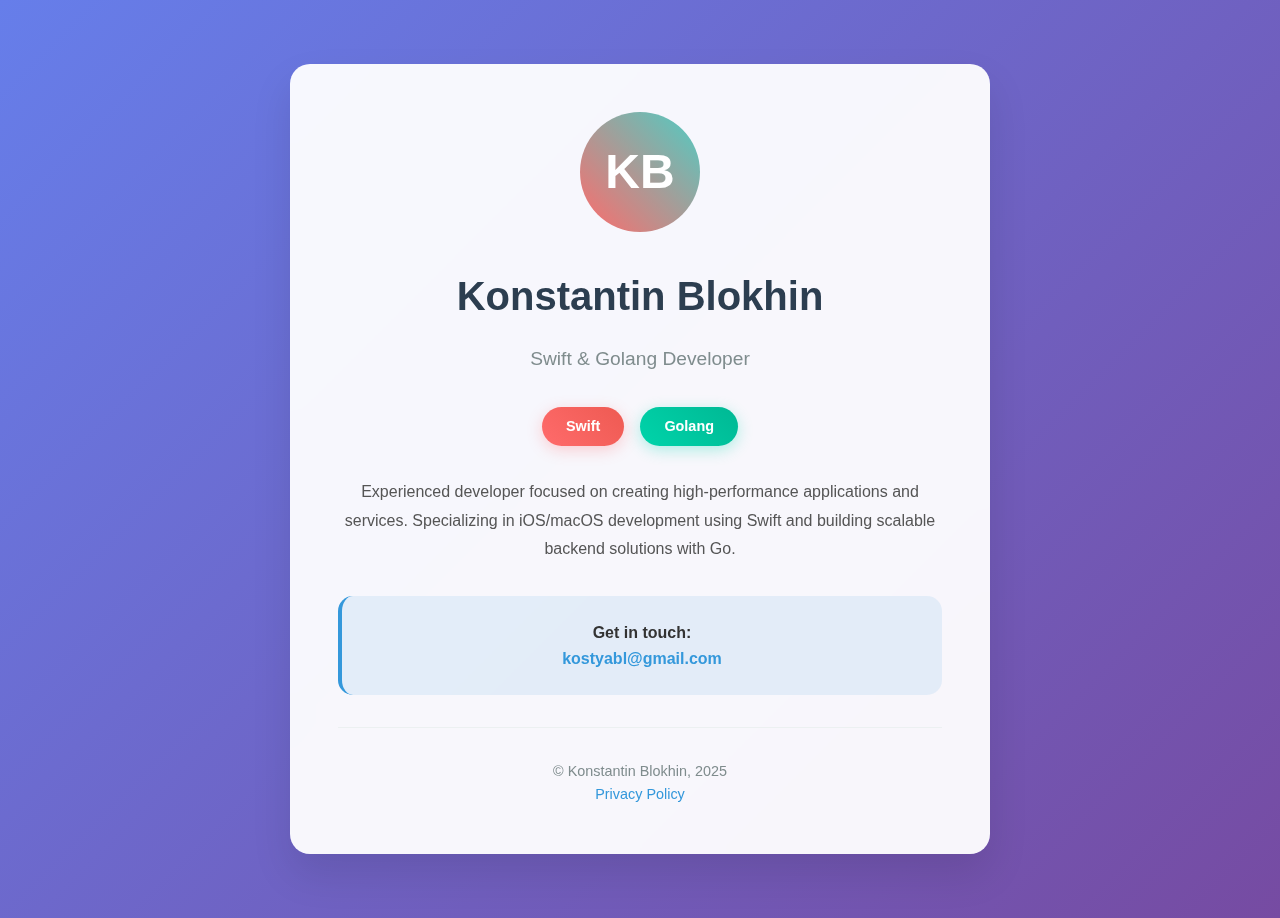
<file: index.html>
<!DOCTYPE html>
<html lang="en">
<head>
    <meta charset="UTF-8">
    <meta name="viewport" content="width=device-width, initial-scale=1.0">
    <title>Konstantin Blokhin - Swift & Golang Developer</title>
    <link rel="stylesheet" href="styles.css">
</head>
<body>
    <div class="container">
        <div class="profile-image">KB</div>
        
        <h1>Konstantin Blokhin</h1>
        <p class="subtitle">Swift & Golang Developer</p>
        
        <div class="skills">
            <span class="skill-badge swift">Swift</span>
            <span class="skill-badge golang">Golang</span>
        </div>
        
        <p style="margin: 2rem 0; color: #555; line-height: 1.8;">
            Experienced developer focused on creating high-performance applications 
            and services. Specializing in iOS/macOS development using Swift 
            and building scalable backend solutions with Go.
        </p>
        
        <div class="contact">
            <strong>Get in touch:</strong><br>
            <a href="mailto:kostyabl@gmail.com">kostyabl@gmail.com</a>
        </div>
        
        <div class="footer">
            © Konstantin Blokhin, 2025<br>
            <a href="privacy.html">Privacy Policy</a>
        </div>
    </div>
</body>
</html>
</file>
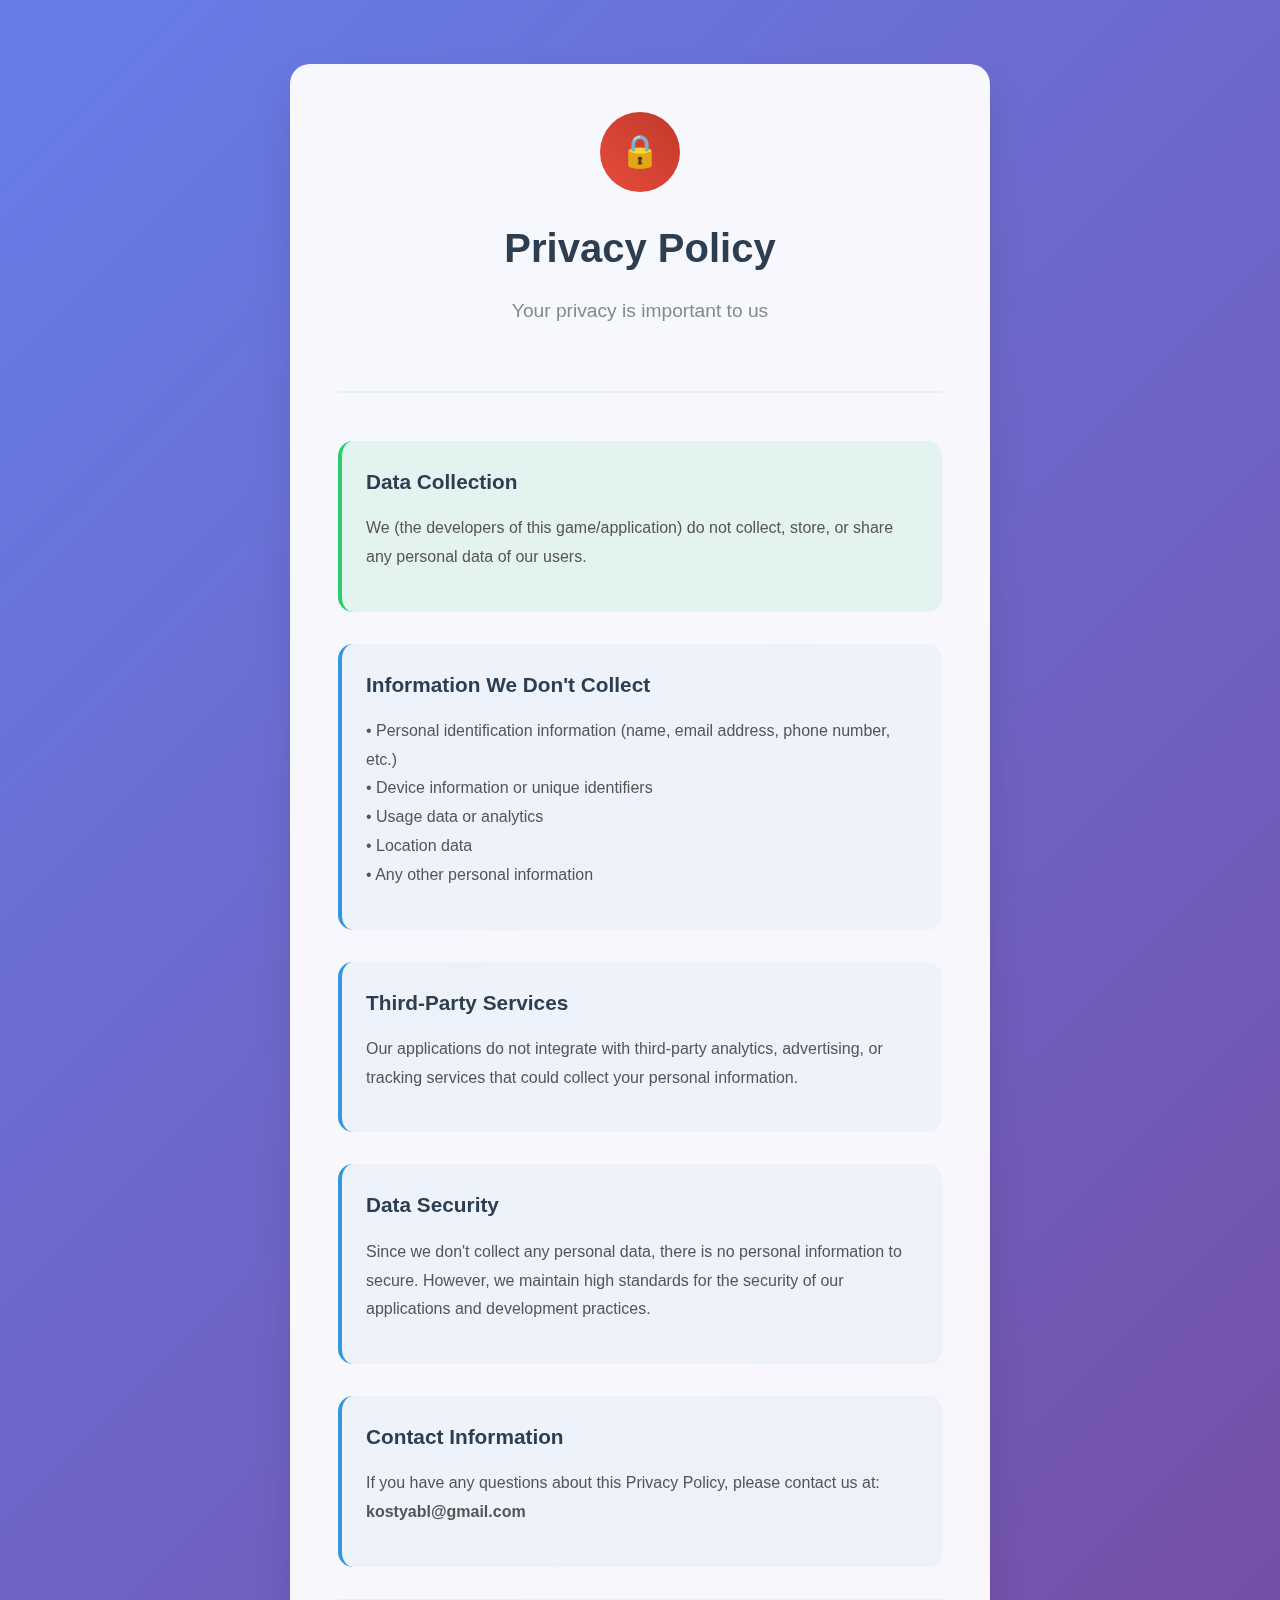
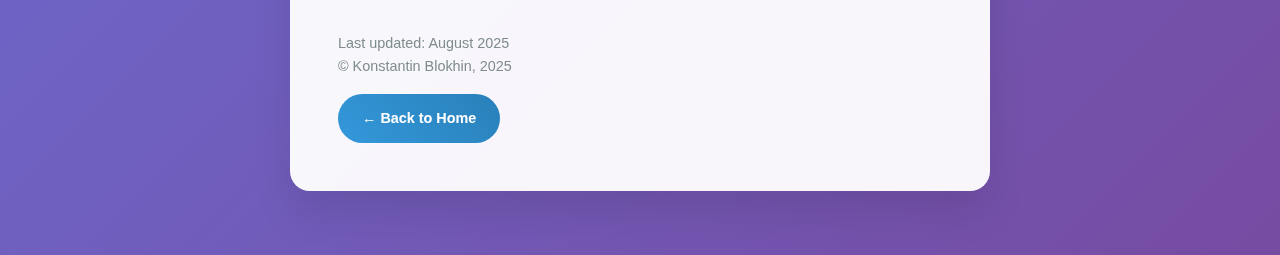
<file: privacy.html>
<!DOCTYPE html>
<html lang="en">
<head>
    <meta charset="UTF-8">
    <meta name="viewport" content="width=device-width, initial-scale=1.0">
    <title>Privacy Policy - Konstantin Blokhin</title>
    <link rel="stylesheet" href="styles.css">
</head>
<body>
    <div class="container privacy-container">
        <div class="header">
            <div class="header-icon">🔒</div>
            <h1>Privacy Policy</h1>
            <p class="subtitle">Your privacy is important to us</p>
        </div>
        
        <div class="content">
            <div class="section highlight">
                <h2>Data Collection</h2>
                <p>
                    We (the developers of this game/application) do not collect, store, or share any personal data of our users.
                </p>
            </div>
            
            <div class="section">
                <h2>Information We Don't Collect</h2>
                <p>
                    • Personal identification information (name, email address, phone number, etc.)<br>
                    • Device information or unique identifiers<br>
                    • Usage data or analytics<br>
                    • Location data<br>
                    • Any other personal information
                </p>
            </div>
            
            <div class="section">
                <h2>Third-Party Services</h2>
                <p>
                    Our applications do not integrate with third-party analytics, advertising, or tracking services that could collect your personal information.
                </p>
            </div>
            
            <div class="section">
                <h2>Data Security</h2>
                <p>
                    Since we don't collect any personal data, there is no personal information to secure. However, we maintain high standards for the security of our applications and development practices.
                </p>
            </div>
            
            <div class="section">
                <h2>Contact Information</h2>
                <p>
                    If you have any questions about this Privacy Policy, please contact us at: <strong>kostyabl@gmail.com</strong>
                </p>
            </div>
            
        </div>
        
        <div class="footer">
            <p>Last updated: August 2025</p>
            <p>© Konstantin Blokhin, 2025</p>
            <a href="index.html" class="back-link">← Back to Home</a>
        </div>
    </div>
</body>
</html>
</file>
<file: styles.css>
* {
    margin: 0;
    padding: 0;
    box-sizing: border-box;
}

body {
    font-family: -apple-system, BlinkMacSystemFont, 'Segoe UI', Roboto, Oxygen, Ubuntu, Cantarell, sans-serif;
    line-height: 1.6;
    color: #333;
    background: linear-gradient(135deg, #667eea 0%, #764ba2 100%);
    min-height: 100vh;
    display: flex;
    align-items: center;
    justify-content: center;
    padding: 2rem 0;
}

.container {
    background: rgba(255, 255, 255, 0.95);
    backdrop-filter: blur(10px);
    border-radius: 20px;
    padding: 3rem;
    box-shadow: 0 20px 40px rgba(0, 0, 0, 0.1);
    text-align: center;
    max-width: 700px;
    margin: 2rem;
}

.profile-image {
    width: 120px;
    height: 120px;
    border-radius: 50%;
    background: linear-gradient(45deg, #ff6b6b, #4ecdc4);
    margin: 0 auto 2rem;
    display: flex;
    align-items: center;
    justify-content: center;
    font-size: 3rem;
    color: white;
    font-weight: bold;
}

h1 {
    color: #2c3e50;
    margin-bottom: 1rem;
    font-size: 2.5rem;
    font-weight: 700;
}

.subtitle {
    color: #7f8c8d;
    font-size: 1.2rem;
    margin-bottom: 2rem;
    font-weight: 300;
}

.skills {
    display: flex;
    justify-content: center;
    gap: 1rem;
    margin: 2rem 0;
    flex-wrap: wrap;
}

.skill-badge {
    background: linear-gradient(45deg, #3498db, #2980b9);
    color: white;
    padding: 0.5rem 1.5rem;
    border-radius: 25px;
    font-weight: 600;
    font-size: 0.9rem;
    box-shadow: 0 4px 15px rgba(52, 152, 219, 0.3);
}

.skill-badge.swift {
    background: linear-gradient(45deg, #ff6b6b, #ee5a52);
    box-shadow: 0 4px 15px rgba(255, 107, 107, 0.3);
}

.skill-badge.golang {
    background: linear-gradient(45deg, #00d4aa, #00b894);
    box-shadow: 0 4px 15px rgba(0, 212, 170, 0.3);
}

.contact {
    margin: 2rem 0;
    padding: 1.5rem;
    background: rgba(52, 152, 219, 0.1);
    border-radius: 15px;
    border-left: 4px solid #3498db;
}

.contact a {
    color: #3498db;
    text-decoration: none;
    font-weight: 600;
}

.contact a:hover {
    text-decoration: underline;
}

.footer {
    margin-top: 2rem;
    padding-top: 2rem;
    border-top: 1px solid #ecf0f1;
    color: #7f8c8d;
    font-size: 0.9rem;
}

.footer a {
    color: #3498db;
    text-decoration: none;
}

.footer a:hover {
    text-decoration: underline;
}

/* Privacy page specific styles */
.privacy-container {
    text-align: left;
}

.header {
    text-align: center;
    margin-bottom: 3rem;
    padding-bottom: 2rem;
    border-bottom: 2px solid #ecf0f1;
}

.header-icon {
    width: 80px;
    height: 80px;
    border-radius: 50%;
    background: linear-gradient(45deg, #e74c3c, #c0392b);
    margin: 0 auto 1.5rem;
    display: flex;
    align-items: center;
    justify-content: center;
    font-size: 2rem;
    color: white;
    font-weight: bold;
}

.content {
    text-align: left;
}

.section {
    margin-bottom: 2rem;
    padding: 1.5rem;
    background: rgba(52, 152, 219, 0.05);
    border-radius: 15px;
    border-left: 4px solid #3498db;
}

.section h2 {
    color: #2c3e50;
    margin-bottom: 1rem;
    font-size: 1.3rem;
    font-weight: 600;
}

.section p {
    color: #555;
    line-height: 1.8;
    margin-bottom: 1rem;
}

.section:last-child {
    margin-bottom: 0;
}

.highlight {
    background: rgba(46, 204, 113, 0.1);
    border-left-color: #2ecc71;
}

.back-link {
    display: inline-block;
    margin-top: 1rem;
    padding: 0.8rem 1.5rem;
    background: linear-gradient(45deg, #3498db, #2980b9);
    color: white !important;
    text-decoration: none;
    border-radius: 25px;
    font-weight: 600;
    transition: transform 0.2s ease;
}

.back-link:hover {
    transform: translateY(-2px);
    text-decoration: none;
    color: white !important;
}

/* Responsive design */
@media (max-width: 768px) {
    .container {
        margin: 1rem;
        padding: 2rem;
    }

    h1 {
        font-size: 2rem;
    }

    .skills {
        flex-direction: column;
        align-items: center;
    }

    .section {
        padding: 1rem;
    }
}
</file>
